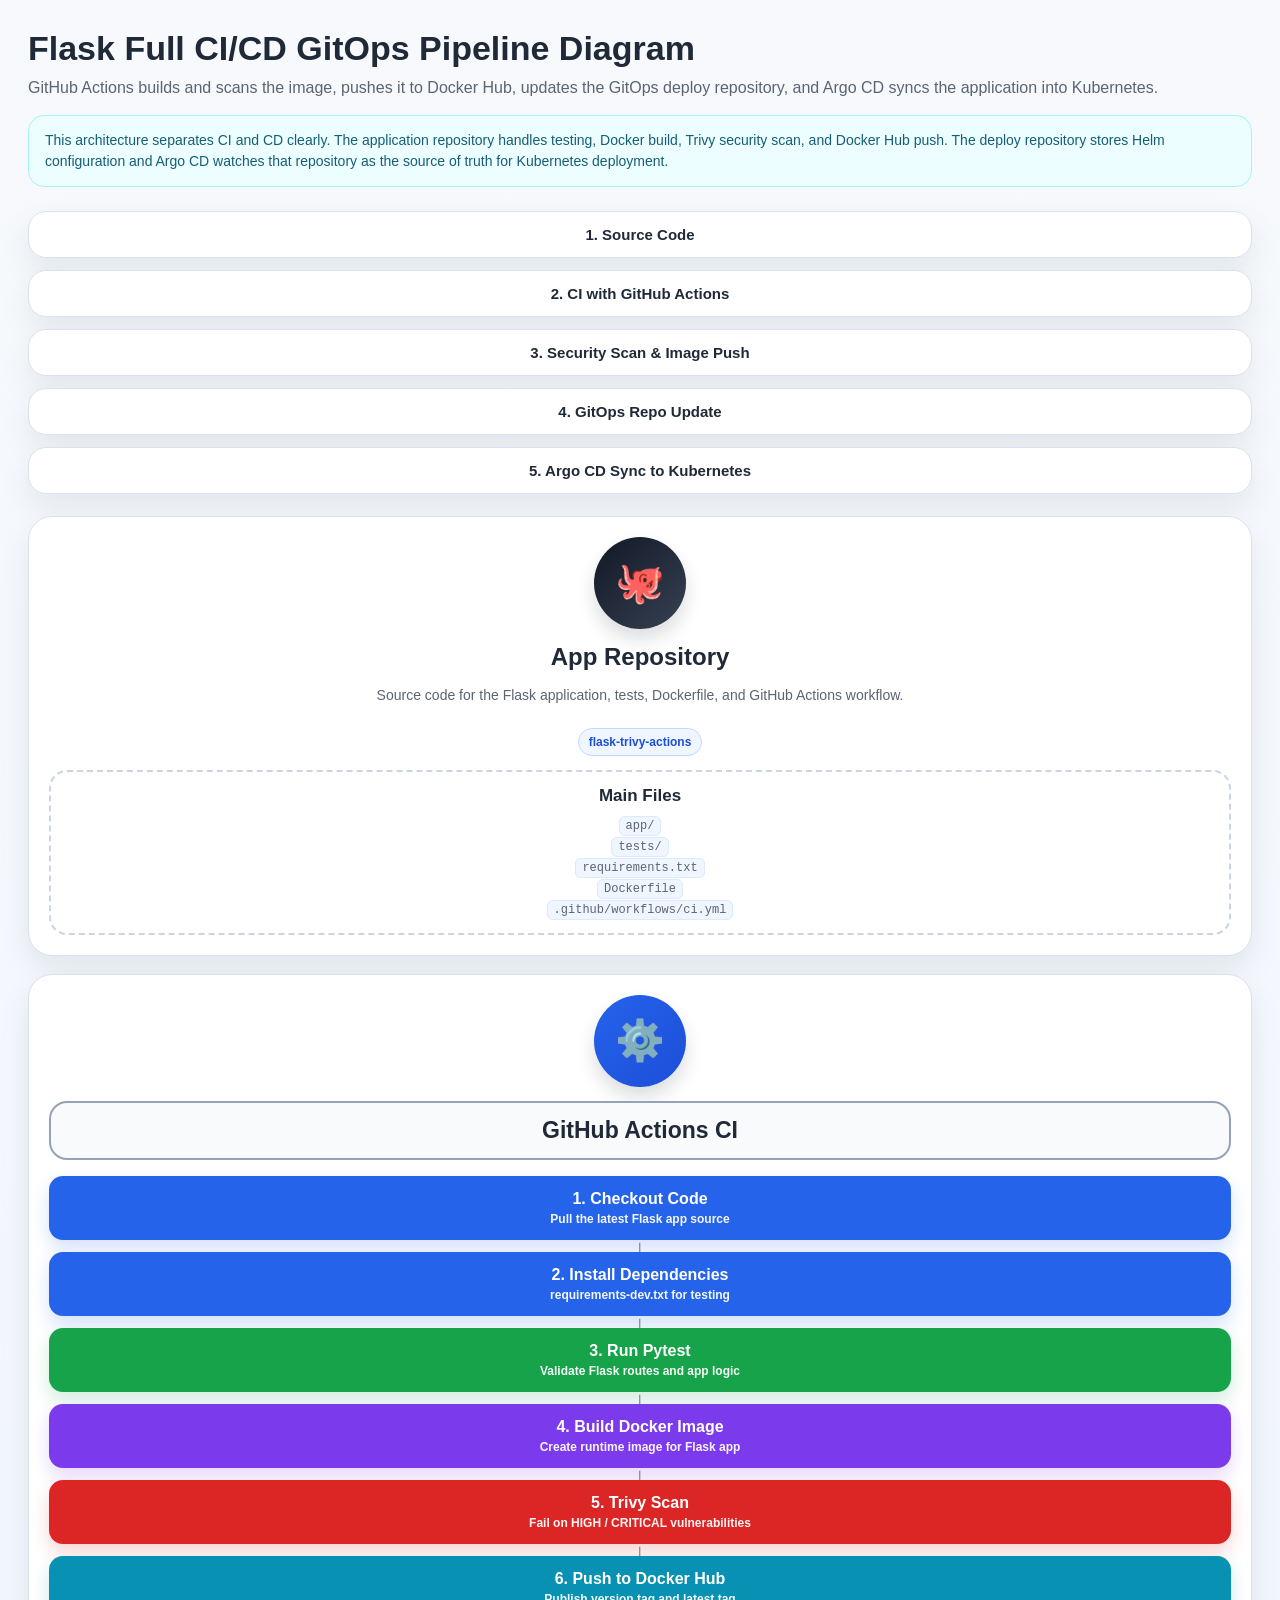
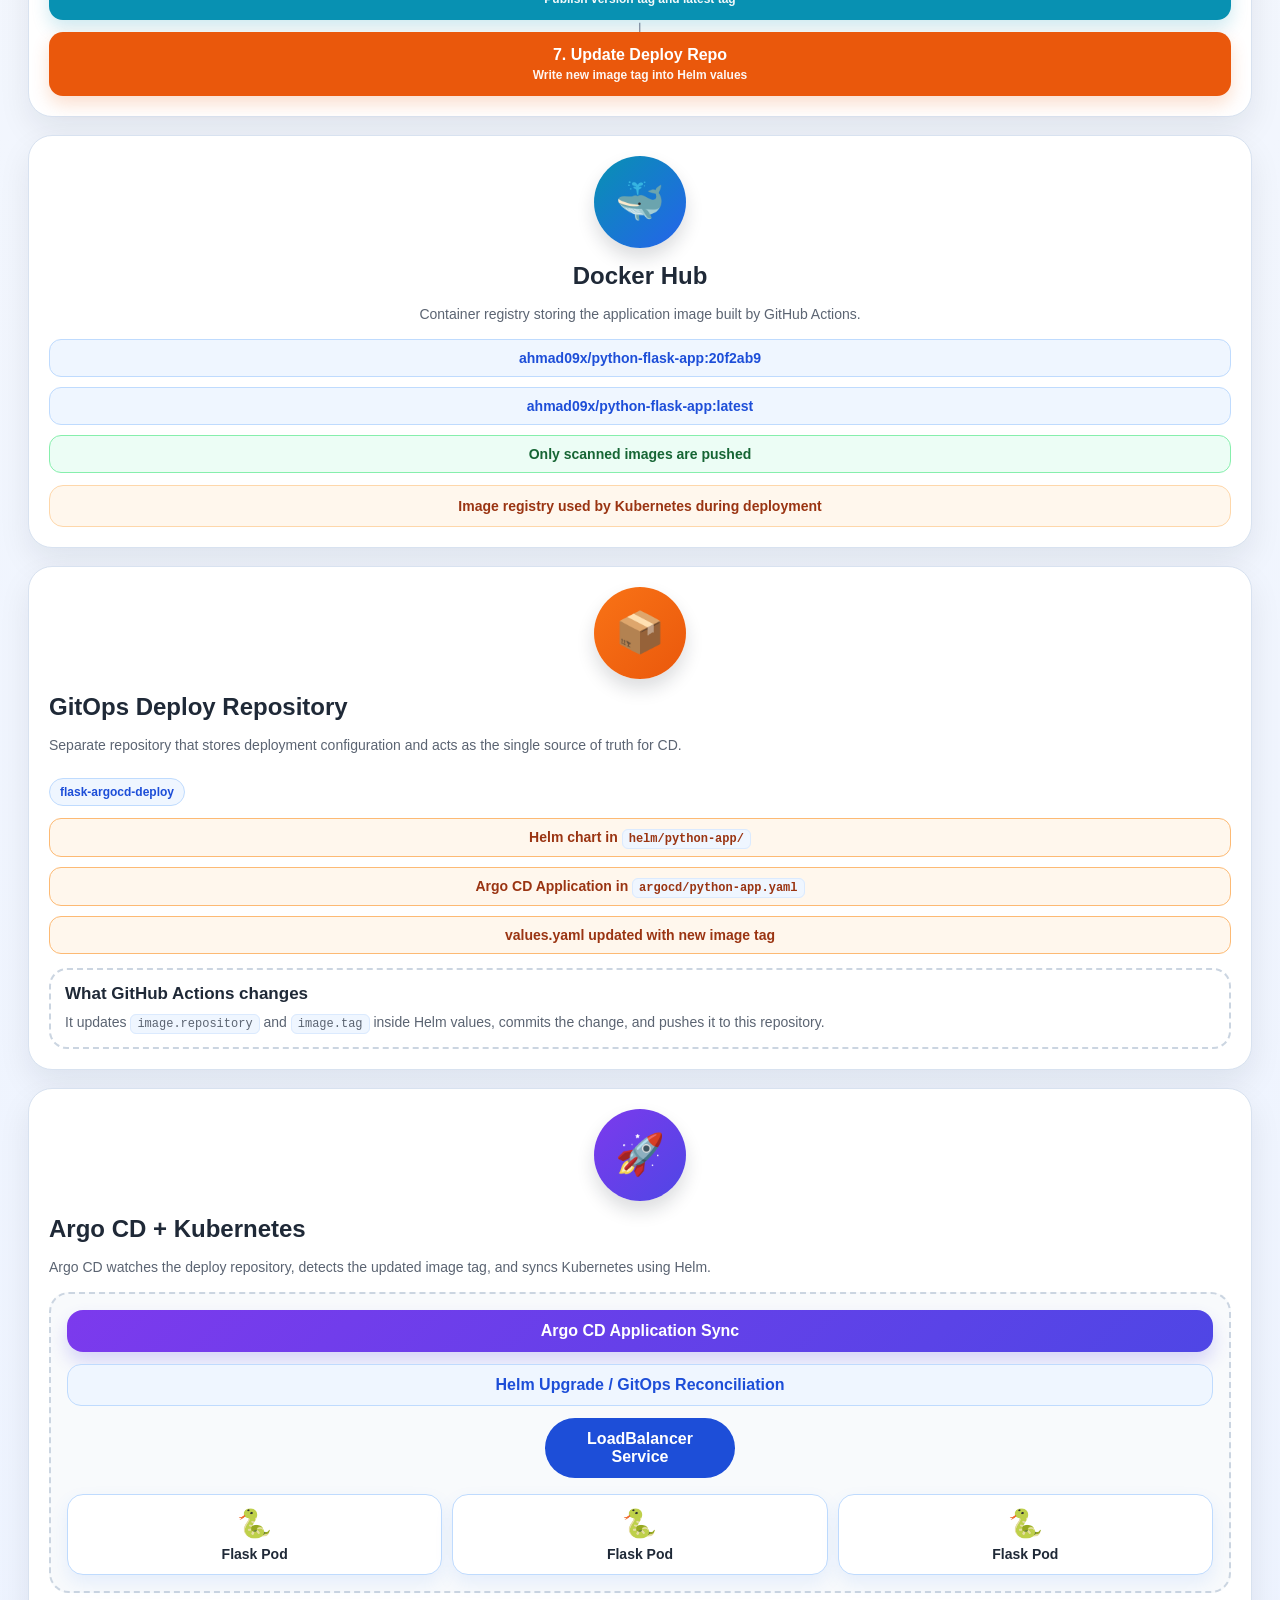
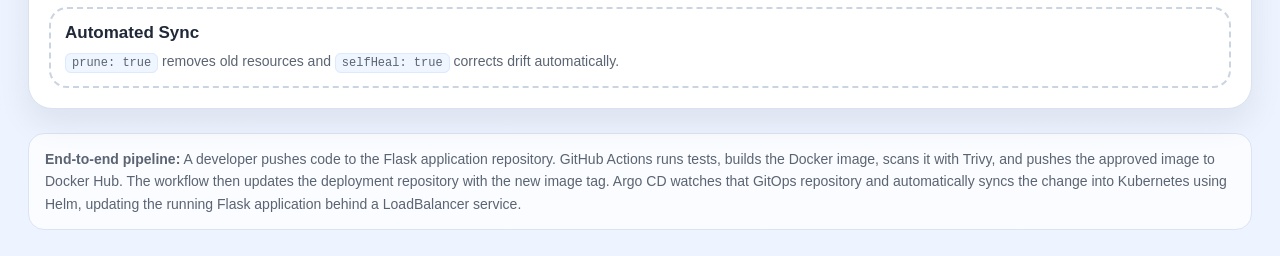
<file: diagram/index.html>
<!DOCTYPE html>
<html lang="en">
<head>
  <meta charset="UTF-8" />
  <meta name="viewport" content="width=device-width, initial-scale=1.0" />
  <title>Flask Full CI/CD GitOps Diagram</title>
  <style>
    :root {
      --bg1: #f7f9fc;
      --bg2: #edf3ff;
      --card: #ffffff;
      --border: #d8e2f0;
      --text: #1f2937;
      --muted: #5b6472;
      --blue: #2563eb;
      --blue2: #1d4ed8;
      --green: #16a34a;
      --orange: #ea580c;
      --red: #dc2626;
      --purple: #7c3aed;
      --cyan: #0891b2;
      --shadow: 0 14px 32px rgba(15, 23, 42, 0.08);
      --soft: #f8fafc;
    }

    * { box-sizing: border-box; }

    body {
      margin: 0;
      font-family: Arial, Helvetica, sans-serif;
      color: var(--text);
      background: linear-gradient(180deg, var(--bg1), var(--bg2));
    }

    .page {
      max-width: 1700px;
      margin: 0 auto;
      padding: 28px;
    }

    h1 {
      margin: 0 0 10px;
      font-size: 34px;
      line-height: 1.2;
    }

    .subtitle {
      margin: 0 0 18px;
      color: var(--muted);
      font-size: 16px;
    }

    .intro {
      background: #ecfeff;
      border: 1px solid #a5f3fc;
      color: #155e75;
      border-radius: 16px;
      padding: 14px 16px;
      margin-bottom: 24px;
      font-size: 14px;
      line-height: 1.5;
    }

    .flow-strip {
      display: grid;
      grid-template-columns: repeat(5, 1fr);
      gap: 12px;
      margin-bottom: 22px;
    }

    .flow-step {
      background: var(--card);
      border: 1px solid var(--border);
      border-radius: 18px;
      padding: 14px 12px;
      text-align: center;
      font-weight: 800;
      box-shadow: var(--shadow);
      font-size: 15px;
    }

    .grid {
      display: grid;
      grid-template-columns: 240px 390px 270px 330px 340px;
      gap: 18px;
      align-items: start;
    }

    .panel {
      background: var(--card);
      border: 1px solid var(--border);
      border-radius: 24px;
      box-shadow: var(--shadow);
      padding: 20px;
      min-height: 220px;
    }

    .panel h2 {
      margin: 0 0 12px;
      font-size: 24px;
    }

    .center { text-align: center; }

    .icon-circle {
      width: 92px;
      height: 92px;
      border-radius: 50%;
      display: grid;
      place-items: center;
      margin: 0 auto 14px;
      font-size: 40px;
      color: white;
      box-shadow: 0 10px 18px rgba(17, 24, 39, 0.15);
    }

    .gh { background: linear-gradient(135deg, #111827, #374151); }
    .gha { background: linear-gradient(135deg, #2563eb, #1d4ed8); }
    .docker { background: linear-gradient(135deg, #0891b2, #2563eb); }
    .gitops { background: linear-gradient(135deg, #f97316, #ea580c); }
    .argo { background: linear-gradient(135deg, #7c3aed, #4f46e5); }

    .muted {
      color: var(--muted);
      font-size: 14px;
      line-height: 1.5;
    }

    .label {
      display: inline-block;
      background: #eff6ff;
      border: 1px solid #bfdbfe;
      color: var(--blue2);
      border-radius: 999px;
      padding: 6px 10px;
      font-size: 12px;
      font-weight: 800;
      margin-top: 8px;
    }

    .pipeline-header {
      margin-bottom: 16px;
      background: var(--soft);
      border: 2px solid #94a3b8;
      border-radius: 18px;
      padding: 14px 16px;
      text-align: center;
      font-size: 23px;
      font-weight: 800;
    }

    .steps {
      display: flex;
      flex-direction: column;
      gap: 12px;
    }

    .step {
      position: relative;
      border-radius: 14px;
      padding: 14px 16px;
      color: white;
      font-weight: 800;
      text-align: center;
      background: var(--blue);
      box-shadow: 0 8px 18px rgba(37, 99, 235, 0.2);
    }

    .step small {
      display: block;
      margin-top: 4px;
      font-size: 12px;
      opacity: 0.95;
      font-weight: 600;
    }

    .step.green { background: var(--green); box-shadow: 0 8px 18px rgba(22, 163, 74, 0.2); }
    .step.orange { background: var(--orange); box-shadow: 0 8px 18px rgba(234, 88, 12, 0.2); }
    .step.red { background: var(--red); box-shadow: 0 8px 18px rgba(220, 38, 38, 0.2); }
    .step.purple { background: var(--purple); box-shadow: 0 8px 18px rgba(124, 58, 237, 0.2); }
    .step.cyan { background: var(--cyan); box-shadow: 0 8px 18px rgba(8, 145, 178, 0.2); }

    .step:not(:last-child)::after {
      content: "↓";
      position: absolute;
      left: 50%;
      bottom: -22px;
      transform: translateX(-50%);
      color: #64748b;
      font-size: 24px;
      font-weight: 700;
    }

    .mini {
      border: 2px dashed #cbd5e1;
      background: #fff;
      border-radius: 18px;
      padding: 14px;
      margin-top: 14px;
    }

    .mini h3 {
      margin: 0 0 8px;
      font-size: 17px;
    }

    .chip-list {
      display: grid;
      gap: 10px;
      margin-top: 12px;
    }

    .chip {
      border-radius: 12px;
      padding: 10px 12px;
      font-size: 14px;
      font-weight: 700;
      text-align: center;
      background: #eff6ff;
      border: 1px solid #bfdbfe;
      color: #1d4ed8;
    }

    .chip.orange {
      background: #fff7ed;
      border-color: #fdba74;
      color: #9a3412;
    }

    .chip.green {
      background: #ecfdf5;
      border-color: #86efac;
      color: #166534;
    }

    .cluster {
      margin-top: 14px;
      border: 2px dashed #cbd5e1;
      border-radius: 20px;
      padding: 16px;
      background: #f8fafc;
    }

    .argo-box {
      background: linear-gradient(135deg, #7c3aed, #4f46e5);
      color: white;
      border-radius: 16px;
      padding: 12px 14px;
      text-align: center;
      font-weight: 800;
      margin-bottom: 12px;
      box-shadow: 0 10px 18px rgba(79, 70, 229, 0.2);
    }

    .helm-box {
      background: #eff6ff;
      border: 1px solid #bfdbfe;
      color: #1d4ed8;
      border-radius: 14px;
      padding: 11px 12px;
      text-align: center;
      font-weight: 800;
      margin-bottom: 12px;
    }

    .lb {
      width: 190px;
      margin: 0 auto 16px;
      background: var(--blue2);
      color: white;
      border-radius: 999px;
      padding: 12px 16px;
      text-align: center;
      font-weight: 800;
    }

    .apps {
      display: grid;
      grid-template-columns: repeat(3, 1fr);
      gap: 10px;
    }

    .app-box {
      background: white;
      border: 1px solid #bfdbfe;
      border-radius: 16px;
      padding: 12px 10px;
      text-align: center;
      font-weight: 800;
      box-shadow: 0 8px 18px rgba(59, 130, 246, 0.1);
      font-size: 14px;
    }

    .emoji {
      display: block;
      font-size: 28px;
      margin-bottom: 6px;
    }

    .repo-box {
      background: #fff7ed;
      border: 1px solid #fed7aa;
      color: #9a3412;
      border-radius: 14px;
      padding: 12px;
      margin-top: 12px;
      font-size: 14px;
      font-weight: 700;
      text-align: center;
    }

    .footer {
      margin-top: 24px;
      background: rgba(255,255,255,0.75);
      border: 1px solid #dbe4f3;
      border-radius: 16px;
      padding: 14px 16px;
      color: var(--muted);
      font-size: 14px;
      line-height: 1.6;
    }

    code {
      background: #eff6ff;
      border: 1px solid #dbeafe;
      border-radius: 6px;
      padding: 2px 6px;
      font-size: 12px;
    }

    @media (max-width: 1500px) {
      .flow-strip, .grid {
        grid-template-columns: 1fr;
      }
    }
  </style>
</head>
<body>
  <div class="page">
    <h1>Flask Full CI/CD GitOps Pipeline Diagram</h1>
    <p class="subtitle">GitHub Actions builds and scans the image, pushes it to Docker Hub, updates the GitOps deploy repository, and Argo CD syncs the application into Kubernetes.</p>

    <div class="intro">
      This architecture separates CI and CD clearly. The application repository handles testing, Docker build, Trivy security scan, and Docker Hub push. The deploy repository stores Helm configuration and Argo CD watches that repository as the source of truth for Kubernetes deployment.
    </div>

    <div class="flow-strip">
      <div class="flow-step">1. Source Code</div>
      <div class="flow-step">2. CI with GitHub Actions</div>
      <div class="flow-step">3. Security Scan & Image Push</div>
      <div class="flow-step">4. GitOps Repo Update</div>
      <div class="flow-step">5. Argo CD Sync to Kubernetes</div>
    </div>

    <div class="grid">
      <section class="panel center">
        <div class="icon-circle gh">🐙</div>
        <h2>App Repository</h2>
        <p class="muted">Source code for the Flask application, tests, Dockerfile, and GitHub Actions workflow.</p>
        <div class="label">flask-trivy-actions</div>
        <div class="mini">
          <h3>Main Files</h3>
          <div class="muted">
            <code>app/</code><br>
            <code>tests/</code><br>
            <code>requirements.txt</code><br>
            <code>Dockerfile</code><br>
            <code>.github/workflows/ci.yml</code>
          </div>
        </div>
      </section>

      <section class="panel">
        <div class="icon-circle gha">⚙️</div>
        <div class="pipeline-header">GitHub Actions CI</div>
        <div class="steps">
          <div class="step">1. Checkout Code<small>Pull the latest Flask app source</small></div>
          <div class="step">2. Install Dependencies<small>requirements-dev.txt for testing</small></div>
          <div class="step green">3. Run Pytest<small>Validate Flask routes and app logic</small></div>
          <div class="step purple">4. Build Docker Image<small>Create runtime image for Flask app</small></div>
          <div class="step red">5. Trivy Scan<small>Fail on HIGH / CRITICAL vulnerabilities</small></div>
          <div class="step cyan">6. Push to Docker Hub<small>Publish version tag and latest tag</small></div>
          <div class="step orange">7. Update Deploy Repo<small>Write new image tag into Helm values</small></div>
        </div>
      </section>

      <section class="panel center">
        <div class="icon-circle docker">🐳</div>
        <h2>Docker Hub</h2>
        <p class="muted">Container registry storing the application image built by GitHub Actions.</p>
        <div class="chip-list">
          <div class="chip">ahmad09x/python-flask-app:20f2ab9</div>
          <div class="chip">ahmad09x/python-flask-app:latest</div>
          <div class="chip green">Only scanned images are pushed</div>
        </div>
        <div class="repo-box">Image registry used by Kubernetes during deployment</div>
      </section>

      <section class="panel">
        <div class="icon-circle gitops">📦</div>
        <h2>GitOps Deploy Repository</h2>
        <p class="muted">Separate repository that stores deployment configuration and acts as the single source of truth for CD.</p>
        <div class="label">flask-argocd-deploy</div>
        <div class="chip-list">
          <div class="chip orange">Helm chart in <code>helm/python-app/</code></div>
          <div class="chip orange">Argo CD Application in <code>argocd/python-app.yaml</code></div>
          <div class="chip orange">values.yaml updated with new image tag</div>
        </div>
        <div class="mini">
          <h3>What GitHub Actions changes</h3>
          <div class="muted">It updates <code>image.repository</code> and <code>image.tag</code> inside Helm values, commits the change, and pushes it to this repository.</div>
        </div>
      </section>

      <section class="panel">
        <div class="icon-circle argo">🚀</div>
        <h2>Argo CD + Kubernetes</h2>
        <p class="muted">Argo CD watches the deploy repository, detects the updated image tag, and syncs Kubernetes using Helm.</p>
        <div class="cluster">
          <div class="argo-box">Argo CD Application Sync</div>
          <div class="helm-box">Helm Upgrade / GitOps Reconciliation</div>
          <div class="lb">LoadBalancer Service</div>
          <div class="apps">
            <div class="app-box"><span class="emoji">🐍</span>Flask Pod</div>
            <div class="app-box"><span class="emoji">🐍</span>Flask Pod</div>
            <div class="app-box"><span class="emoji">🐍</span>Flask Pod</div>
          </div>
        </div>
        <div class="mini">
          <h3>Automated Sync</h3>
          <div class="muted"><code>prune: true</code> removes old resources and <code>selfHeal: true</code> corrects drift automatically.</div>
        </div>
      </section>
    </div>

    <div class="footer">
      <strong>End-to-end pipeline:</strong> A developer pushes code to the Flask application repository. GitHub Actions runs tests, builds the Docker image, scans it with Trivy, and pushes the approved image to Docker Hub. The workflow then updates the deployment repository with the new image tag. Argo CD watches that GitOps repository and automatically syncs the change into Kubernetes using Helm, updating the running Flask application behind a LoadBalancer service.
    </div>
  </div>
</body>
</html>
</file>
